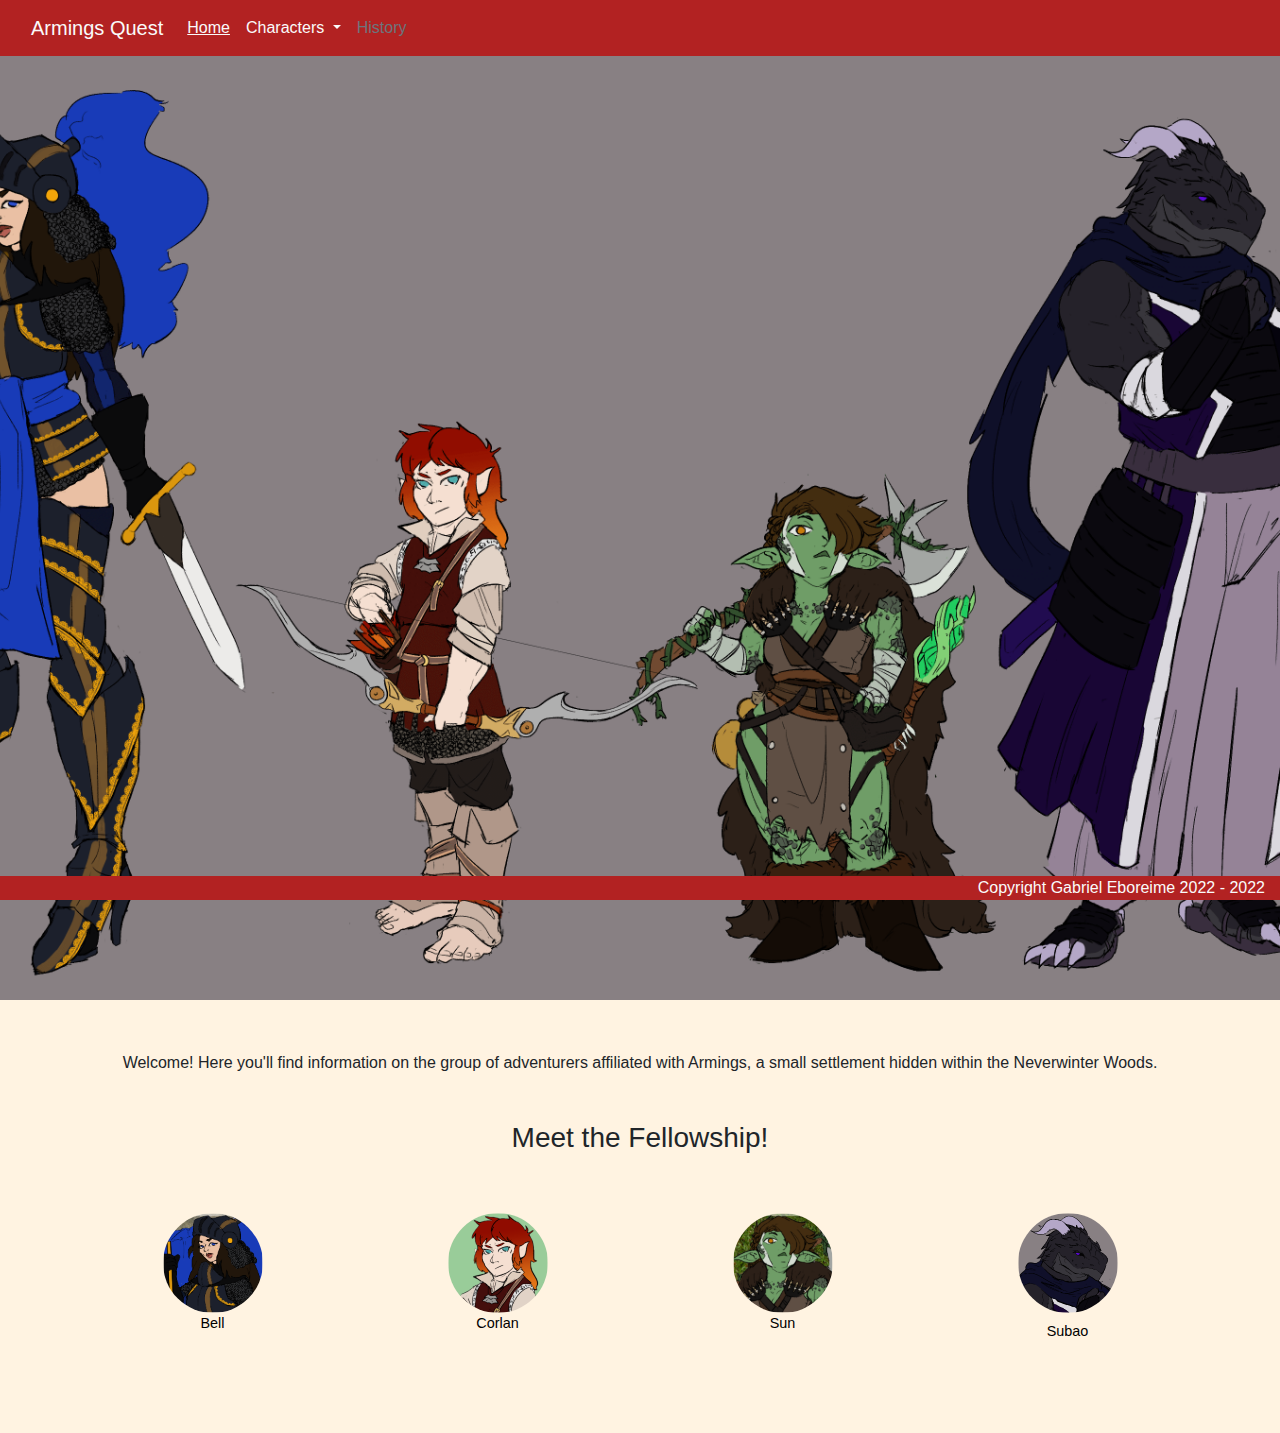
<file: index.html>
<!DOCTYPE html>
<html lang="en">

<head>
    <meta charset="UTF-8">
    <meta name="viewport" content="width=device-width, initial-scale=1.0">
    <meta http-equiv="X-UA-Compatible" content="ie=edge">
    <meta name="Description" content="A site for the fellowship of Armings">
    <link rel="stylesheet" href="https://cdnjs.cloudflare.com/ajax/libs/twitter-bootstrap/4.6.0/css/bootstrap.min.css">
    <link rel="stylesheet" href="https://cdnjs.cloudflare.com/ajax/libs/font-awesome/5.15.4/css/all.min.css">
    <link rel="stylesheet" href="assets/css/style.css">
    <title>Armings Quest</title>
</head>

<body>
    <header class="index-header container-fluid fixed-top">

        <!-- Navbar here!-->
        <!-- Navbar copied from Bootstrap documentation and edited to fit my needs. https://getbootstrap.com/docs/4.6/components/navbar/ -->
        <div class="row">
            <div class="col-12 nav-index">
                <nav class="navbar navbar-expand-md">
                    <span class="navbar-brand mb-0 h1">Armings Quest</span>
                    <button class="navbar-toggler" type="button" data-toggle="collapse"
                        data-target="#navbarNavAltMarkup" aria-controls="navbarNavAltMarkup" aria-expanded="false"
                        aria-label="Toggle navigation">
                        <i class="bi bi-arrows-expand" style="color: aliceblue;"></i>
                    </button>
                    <div class="collapse navbar-collapse" id="navbarNavAltMarkup">
                        <div class="navbar-nav">
                            <a class="nav-link active" href="#">Home <span class="sr-only">(current)</span></a>
                            <div class="nav-item dropdown">
                                <a class="nav-link dropdown-toggle" href="#" role="button" data-toggle="dropdown"
                                    aria-expanded="false">
                                    Characters
                                </a>
                                <div class="dropdown-menu">
                                    <!-- This leads to the character icons! -->
                                    <a class="dropdown-item dropdown-header" href="#hero-nav">The Fellowship</a>

                                    <div class="dropdown-divider"></div>

                                    <!--  Popover code from https://getbootstrap.com/docs/4.6/components/popovers/ -->
                                    <!-- This stuff is coming later. -->
                                    <span class="d-none d-md-block" data-toggle="popover" data-trigger="hover"
                                        data-content="Coming Soon!">
                                        <a class="dropdown-item disabled" href="#">Allies of the Fellowship</a>
                                    </span>
                                    <span class="d-none d-md-block" data-toggle="popover" data-trigger="hover"
                                        data-content="Coming Soon!"><a class="dropdown-item disabled" href="#">Other</a>
                                    </span>
                                    <!-- The above stuff is coming soon! -->
                                </div>
                            </div>
                            <!-- History coming soon! -->
                            <span class="d-none d-md-block" data-toggle="popover" data-trigger="hover"
                                data-content="Coming Soon!"><a class="nav-link disabled" href="history.html">History</a>
                            </span>
                        </div>
                    </div>
                </nav>
            </div>
        </div>
        <!-- Navbar end. -->
    </header>

    <!-- Section for the Hero Image! The image is only visible on Medium and larger screens. -->
    <div class="container-fluid" id="group-shot">
        <div class="row d-none d-md-block">
            <div class="col-12 hero-image">
            </div>
        </div>
        <div class="row d-block">
            <div class="col blurb text-center">
                <p>Welcome! Here you'll find information on the group of adventurers affiliated with Armings, a small
                    settlement hidden within the Neverwinter Woods.</p>
            </div>
        </div>
    </div>
    <!-- Hero Image section end. -->

    <!-- Section for character nav bar thing -->
    <section class="container-fluid">
        <!-- This section has four centred icons leading to each of the character bios.-->
        <div class="container bio-container content-container">
            <div class="row">
                <div class="col-12 text-center">
                    <h3>Meet the Fellowship!</h3>
                </div>
            </div>
            <div class="row" id="hero-nav">
                <div class="col-6 col-md-3 text-center charnav-index-icon" id="syn-icon">
                    <a href="bell.html">
                        <figure class="figure">
                            <img src="assets/images/bell_bust.png" class="rounded-circle" height="100" width="100"
                                alt="Bell (Syn'Agonafree)">
                            <figcaption class="figure-caption">Bell</figcaption>
                        </figure>
                    </a>
                </div>
                <div class="col-6 col-md-3 text-center charnav-index-icon" id="corlan-icon">
                    <a href="corlan.html">
                        <figure class="figure">
                            <img src="assets/images/corlan_bust.png" class="rounded-circle" height="100" width="100"
                                alt="Corlan Falster">
                            <figcaption class="figure-caption">Corlan</figcaption>
                        </figure>
                    </a>
                </div>
                <div class="col-6 col-md-3 text-center charnav-index-icon" id="sun-icon">
                    <a href="sun.html">
                        <figure class="figure">
                            <img src="assets/images/sun_bust.png" class="rounded-circle" height="100" width="100"
                                alt="Sun Mullnir">
                            <figcaption class="figure-caption">Sun</figcaption>
                        </figure>
                    </a>
                </div>
                <div class="col-6 col-md-3 text-center charnav-index-icon" id="bao-icon">
                    <a href="subao.html">
                        <figure class="figure">
                            <img src="assets/images/subao_bust.png" class="figure-img img-fluid rounded-circle"
                                height="100" width="100" alt="Subao">
                            <figcaption class="figure-caption">Subao</figcaption>
                        </figure>
                    </a>
                </div>
            </div>
        </div>
    </section>
    <!-- Character icon section end. -->

    <!-- Footer -->
    <footer class="footer container-fluid fixed-bottom">
        <div class="row">
            <div class="col-12">
                <div class="float-right">Copyright Gabriel Eboreime 2022 - 2022</div>
            </div>
        </div>
    </footer>
    <!-- Footer end. -->

    <script src="https://cdnjs.cloudflare.com/ajax/libs/jquery/3.5.1/jquery.slim.min.js"></script>
    <script src="https://cdnjs.cloudflare.com/ajax/libs/popper.js/1.16.1/umd/popper.min.js"></script>
    <script src="https://cdnjs.cloudflare.com/ajax/libs/twitter-bootstrap/4.6.0/js/bootstrap.min.js"></script>
    <!-- Copied from the popover documentation on Bootstrap. https://getbootstrap.com/docs/4.6/components/popovers/ -->
    <script>
        $(function () {
            $('[data-toggle="popover"]').popover()
        })
    </script>
</body>

</html>
</file>
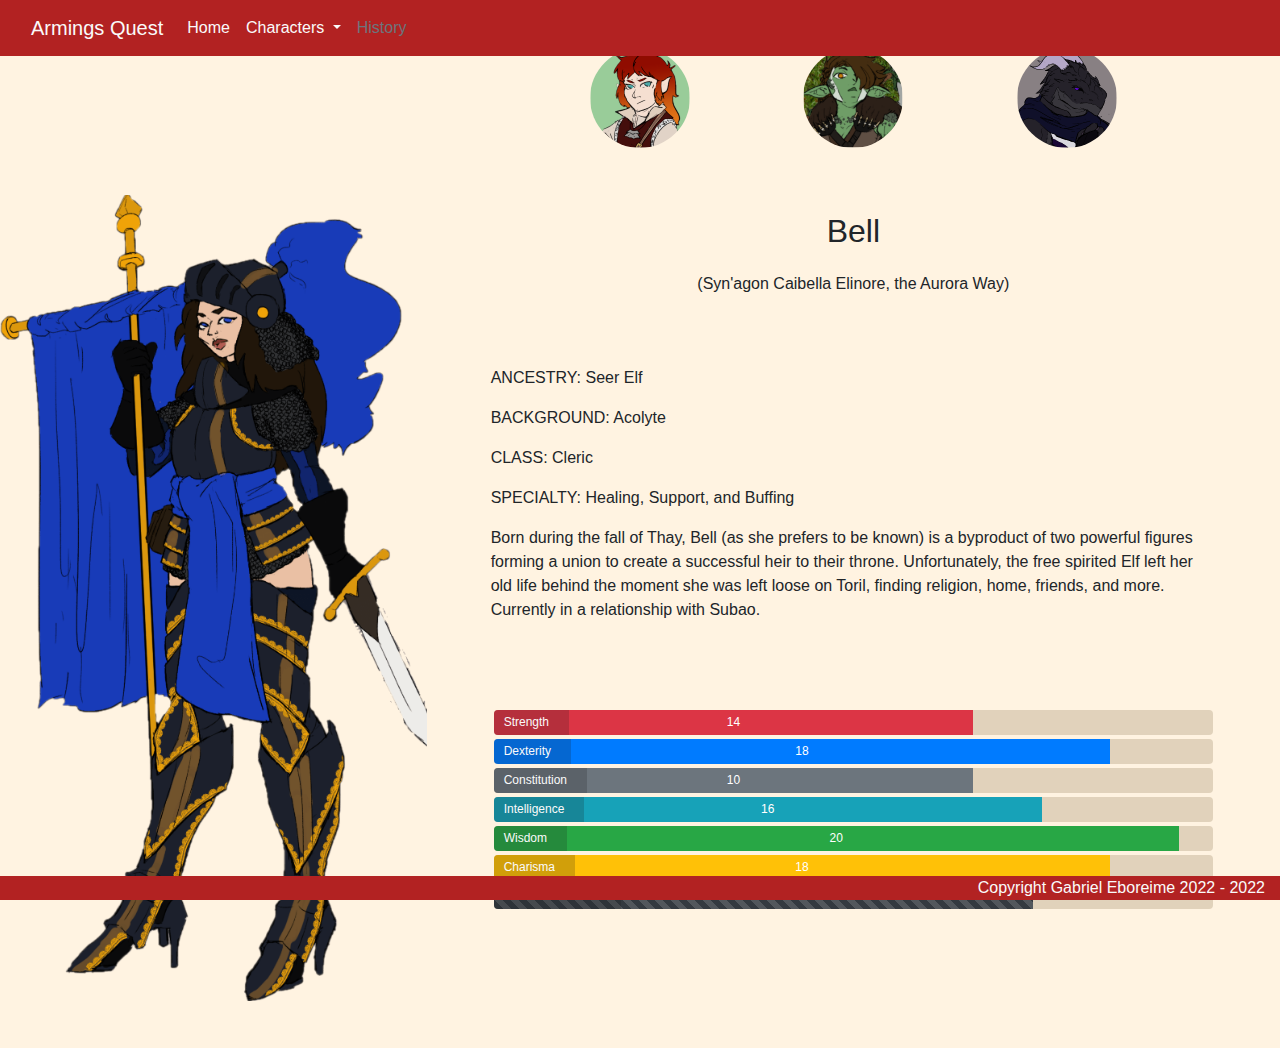
<file: bell.html>
<!DOCTYPE html>
<html lang="en">

<head>
    <meta charset="UTF-8">
    <meta name="viewport" content="width=device-width, initial-scale=1.0">
    <meta http-equiv="X-UA-Compatible" content="ie=edge">
    <meta name="Description" content="Bell's character page">
    <link rel="stylesheet" href="https://cdnjs.cloudflare.com/ajax/libs/twitter-bootstrap/4.6.0/css/bootstrap.min.css">
    <link rel="stylesheet" href="https://cdnjs.cloudflare.com/ajax/libs/font-awesome/5.15.4/css/all.min.css">
    <link rel="stylesheet" href="assets/css/style.css">
    <title>Bell</title>
</head>

<body>
    <header class="container-fluid fixed-top">

        <!-- Navbar here!-->
        <!-- Navbar copied from Bootstrap documentation and edited to fit my needs. https://getbootstrap.com/docs/4.6/components/navbar/ -->
        <div class="row">
            <div class="col nav-index">
                <nav class="navbar navbar-expand-md">
                    <span class="navbar-brand mb-0 h2">Armings Quest</span>
                    <button class="navbar-toggler" type="button" data-toggle="collapse"
                        data-target="#navbarNavAltMarkup" aria-controls="navbarNavAltMarkup" aria-expanded="false"
                        aria-label="Toggle navigation">
                        <i class="bi bi-arrows-expand" style="color: aliceblue;"></i>
                    </button>
                    <div class="collapse navbar-collapse" id="navbarNavAltMarkup">
                        <div class="navbar-nav">
                            <a class="nav-link" href="index.html">Home</a>
                            <div class="nav-item dropdown">
                                <a class="nav-link dropdown-toggle" href="#" role="button" data-toggle="dropdown"
                                    aria-expanded="false">
                                    Characters
                                </a>
                                <div class="dropdown-menu">
                                    <a class="dropdown-item active" href="#">Bell <span
                                            class="sr-only">(current)</span></a>
                                    <a class="dropdown-item" href="corlan.html">Corlan</a>
                                    <a class="dropdown-item" href="sun.html">Sun</a>
                                    <a class="dropdown-item" href="subao.html">Subao</a>

                                    <div class="dropdown-divider"></div>

                                    <!--  Popover code from https://getbootstrap.com/docs/4.6/components/popovers/ -->
                                    <!-- This stuff is coming later. -->
                                    <span class="d-block" data-toggle="popover" data-trigger="hover"
                                        data-content="Coming Soon!">
                                        <a class="dropdown-item disabled" href="#">Allies of the Fellowship</a>
                                    </span>
                                    <span class="d-block" data-toggle="popover" data-trigger="hover"
                                        data-content="Coming Soon!"><a class="dropdown-item disabled" href="#">Other</a>
                                    </span>
                                    <!-- The above stuff is coming soon! -->
                                </div>
                            </div>
                            <!-- History coming soon! -->
                            <span class="d-block" data-toggle="popover" data-trigger="hover"
                                data-content="Coming Soon!"><a class="nav-link disabled" href="history.html">History</a>
                            </span>
                        </div>
                    </div>
                </nav>
            </div>
        </div>
        <!-- Navbar end. -->

    </header>

    <section class="container-fluid" id="main-section">

        <!-- These are the character icons! -->
        <div class="row charnav">
            <div class="col-md-5">
            </div>
            <div class="col-4 col-md-2 charnav-icon" id="corlan-icon">
                <div class="text-center">
                    <a href="corlan.html"><img src="assets/images/corlan_bust.png" class="rounded-circle" height="100"
                            width="100" alt="Corlan Falster"></a>
                </div>
            </div>
            <div class="col-4 col-md-2 charnav-icon" id="sun-icon">
                <div class="text-center">
                    <a href="sun.html"><img src="assets/images/sun_bust.png" class="rounded-circle" height="100"
                            width="100" alt="Sun Mullnir"></a>
                </div>
            </div>
            <div class="col-4 col-md-2 charnav-icon" id="bao-icon">
                <div class="text-center">
                    <a href="subao.html"><img src="assets/images/subao_bust.png" class="rounded-circle" height="100"
                            width="100" alt="Subao"></a>
                </div>
            </div>
        </div>
        <!-- Character icons end. -->

        <div class="row">

            <!-- This is for the character picture. -->
            <div class="col-12 col-sm-4 char-pic syn-char-pic"></div>

            <!-- This is for the bio (ie information about the character.) -->
            <div class="col-md-8 bio-space">

                <!-- Name and Title -->
                <div class="row bio-header">
                    <div class="col-12">
                        <h2>Bell</h2>
                        <h6>(Syn'agon Caibella Elinore, the Aurora Way)</h6>
                    </div>
                </div>
                <!-- Name & Title end. -->

                <!-- Main bio text -->
                <div class="row bio-info">
                    <div class="col-12">
                        <p>ANCESTRY: Seer Elf</p>
                        <p>BACKGROUND: Acolyte</p>
                        <p>CLASS: Cleric</p>
                        <p>SPECIALTY: Healing, Support, and Buffing</p>
                        <p>Born during the fall of Thay, Bell (as she prefers to be known) is a byproduct of two
                            powerful figures forming a union to create a successful heir to their throne. Unfortunately,
                            the free spirited Elf left her old life behind the moment she was left loose on Toril,
                            finding religion, home, friends, and more. Currently in a relationship with Subao.</p>
                    </div>
                </div>
                <!-- Bio text end. -->

                <!-- Stat bars -->
                <div class="row bio-stats">
                    <div class="col">
                        <!-- Each 'progress' class div contains all the info for one bar; copypaste them to create new bars. -->
                        <!-- Progress bar code copied from/created with Bootstrap documentation and heavily edited for my needs. https://getbootstrap.com/docs/4.6/components/progress/ -->
                        <div class="progress">
                            <div class="progress-bar bg-danger" role="progressbar" aria-valuenow="14" aria-valuemin="0"
                                aria-valuemax="21" style="width:66.7%;">
                                <span class="d-none d-sm-inline">14</span>
                                <span class="sr-only">Good</span>
                            </div>
                            <span class="stat-type">Strength</span>
                        </div>
                        <div class="progress">
                            <div class="progress-bar bg-primary" role="progressbar" aria-valuenow="18" aria-valuemin="0"
                                aria-valuemax="21" style="width:85.714%;">
                                <span class="d-none d-sm-inline">18</span>
                                <span class="sr-only">Amazing</span>
                            </div>
                            <span class="stat-type">Dexterity</span>
                        </div>
                        <div class="progress">
                            <div class="progress-bar bg-secondary" role="progressbar" aria-valuenow="10"
                                aria-valuemin="0" aria-valuemax="21" style="width:66.7%;">
                                <span class="d-none d-sm-inline">10</span>
                                <span class="sr-only">Good</span>
                            </div>
                            <span class="stat-type">Constitution</span>
                        </div>
                        <div class="progress">
                            <div class="progress-bar bg-info" role="progressbar" aria-valuenow="16" aria-valuemin="0"
                                aria-valuemax="21" style="width:76.19%;">
                                <span class="d-none d-sm-inline">16</span>
                                <span class="sr-only">Great</span>
                            </div>
                            <span class="stat-type">Intelligence</span>
                        </div>
                        <div class="progress">
                            <div class="progress-bar bg-success" role="progressbar" aria-valuenow="20" aria-valuemin="0"
                                aria-valuemax="21" style="width:95.238%;">
                                <span class="d-none d-sm-inline">20</span>
                                <span class="sr-only">Superhuman</span>
                            </div>
                            <span class="stat-type">Wisdom</span>
                        </div>
                        <div class="progress">
                            <div class="progress-bar bg-warning" role="progressbar" aria-valuenow="18" aria-valuemin="0"
                                aria-valuemax="21" style="width:85.714%;">
                                <span class="d-none d-sm-inline">18</span>
                                <span class="sr-only">Amazing</span>
                            </div>
                            <span class="stat-type">Charisma</span>
                        </div>
                        <div class="progress">
                            <div class="progress-bar progress-bar-striped progress-bar-animated bg-dark"
                                role="progressbar" aria-valuenow="16" aria-valuemin="0" aria-valuemax="21"
                                style="width:75%;">
                                <span class="sr-only">Increasing...</span>
                            </div>
                            <span class="stat-type">Loss of Innocence</span>
                        </div>
                    </div>
                </div>
                <!-- Stat bars end. -->

            </div>
            <!-- Bio end. -->

        </div>
    </section>

    <!-- Footer -->
    <footer class="container-fluid fixed-bottom">
        <div class="row">
            <div class="col-12">
                <div class="float-right">Copyright Gabriel Eboreime 2022 - 2022</div>
            </div>
        </div>
    </footer>
    <!-- Footer end. -->

    <script src="https://cdnjs.cloudflare.com/ajax/libs/jquery/3.5.1/jquery.slim.min.js"></script>
    <script src="https://cdnjs.cloudflare.com/ajax/libs/popper.js/1.16.1/umd/popper.min.js"></script>
    <script src="https://cdnjs.cloudflare.com/ajax/libs/twitter-bootstrap/4.6.0/js/bootstrap.min.js"></script>
    <!-- Copied from the popover documentation on Bootstrap. https://getbootstrap.com/docs/4.6/components/popovers/ -->
    <script>
        $(function () {
            $('[data-toggle="popover"]').popover()
        })
    </script>
</body>

</html>
</file>
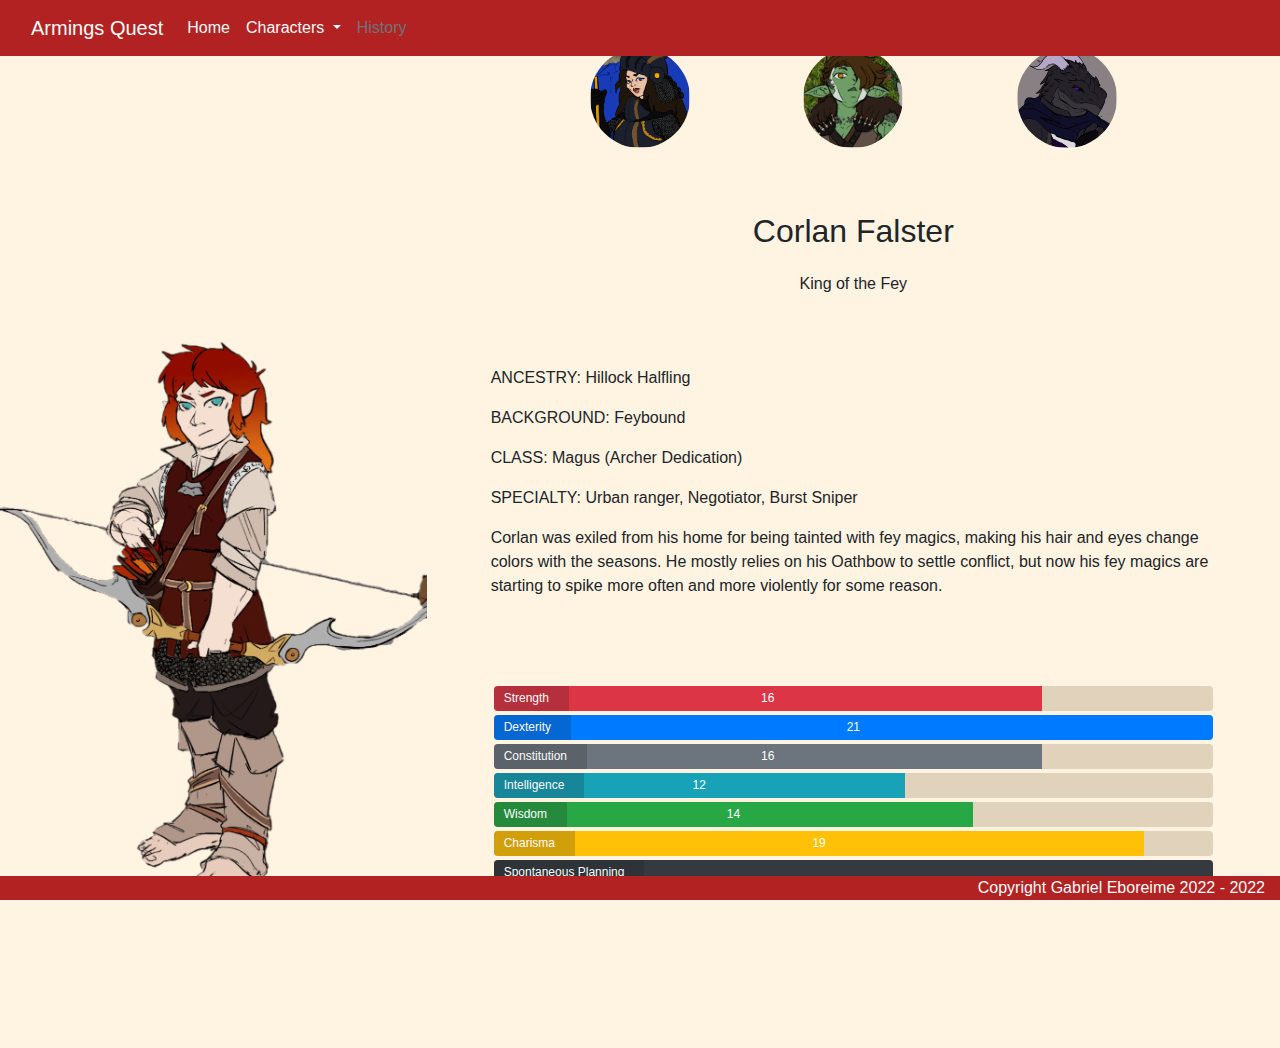
<file: corlan.html>
<!DOCTYPE html>
<html lang="en">

<head>
    <meta charset="UTF-8">
    <meta name="viewport" content="width=device-width, initial-scale=1.0">
    <meta http-equiv="X-UA-Compatible" content="ie=edge">
    <meta name="Description" content="Corlan's character page">
    <link rel="stylesheet" href="https://cdnjs.cloudflare.com/ajax/libs/twitter-bootstrap/4.6.0/css/bootstrap.min.css">
    <link rel="stylesheet" href="https://cdnjs.cloudflare.com/ajax/libs/font-awesome/5.15.4/css/all.min.css">
    <link rel="stylesheet" href="assets/css/style.css">
    <title>Corlan</title>
</head>

<body>
    <header class="container-fluid fixed-top">

        <!-- Navbar here!-->
        <!-- Navbar copied from Bootstrap documentation and edited to fit my needs. https://getbootstrap.com/docs/4.6/components/navbar/ -->
        <div class="row">
            <div class="col nav-index">
                <nav class="navbar navbar-expand-md">
                    <span class="navbar-brand mb-0 h2">Armings Quest</span>
                    <button class="navbar-toggler" type="button" data-toggle="collapse"
                        data-target="#navbarNavAltMarkup" aria-controls="navbarNavAltMarkup" aria-expanded="false"
                        aria-label="Toggle navigation">
                        <i class="bi bi-arrows-expand" style="color: aliceblue;"></i>
                    </button>
                    <div class="collapse navbar-collapse" id="navbarNavAltMarkup">
                        <div class="navbar-nav">
                            <a class="nav-link" href="index.html">Home</a>
                            <div class="nav-item dropdown">
                                <a class="nav-link dropdown-toggle" href="#" role="button" data-toggle="dropdown"
                                    aria-expanded="false">
                                    Characters
                                </a>
                                <div class="dropdown-menu">
                                    <a class="dropdown-item" href="bell.html">Bell </a>
                                    <a class="dropdown-item active" href="#">Corlan<span
                                            class="sr-only">(current)</span></a>
                                    <a class="dropdown-item" href="sun.html">Sun</a>
                                    <a class="dropdown-item" href="subao.html">Subao</a>

                                    <div class="dropdown-divider"></div>

                                    <!--  Popover code from https://getbootstrap.com/docs/4.6/components/popovers/ -->
                                    <!-- This stuff is coming later. -->
                                    <span class="d-block" data-toggle="popover" data-trigger="hover"
                                        data-content="Coming Soon!">
                                        <a class="dropdown-item disabled" href="#">Allies of the Fellowship</a>
                                    </span>
                                    <span class="d-block" data-toggle="popover" data-trigger="hover"
                                        data-content="Coming Soon!"><a class="dropdown-item disabled" href="#">Other</a>
                                    </span>
                                    <!-- The above stuff is coming soon! -->
                                </div>
                            </div>
                            <!-- History coming soon! -->
                            <span class="d-block" data-toggle="popover" data-trigger="hover"
                                data-content="Coming Soon!"><a class="nav-link disabled" href="history.html">History</a>
                            </span>
                        </div>
                    </div>
                </nav>
            </div>
        </div>
        <!-- Navbar end. -->

    </header>

    <section class="container-fluid" id="main-section">

        <!-- These are the character icons! -->
        <div class="row charnav">
            <div class="col-md-5">
            </div>
            <div class="col-4 col-md-2 charnav-icon" id="syn-icon">
                <div class="text-center">
                    <a href="bell.html"><img src="assets/images/bell_bust.png" class="rounded-circle" height="100"
                            width="100" alt="Bell (nee Syn'Agonafree)"></a>
                </div>
            </div>
            <div class="col-4 col-md-2 charnav-icon" id="sun-icon">
                <div class="text-center">
                    <a href="sun.html"><img src="assets/images/sun_bust.png" class="rounded-circle" height="100"
                            width="100" alt="Sun Mullnir"></a>
                </div>
            </div>
            <div class="col-4 col-md-2 charnav-icon" id="bao-icon">
                <div class="text-center">
                    <a href="subao.html"><img src="assets/images/subao_bust.png" class="rounded-circle" height="100"
                            width="100" alt="Subao"></a>
                </div>
            </div>
        </div>
        <!-- Character icons end. -->

        <div class="row">

            <!-- This is for the character picture. -->
            <div class="col-12 col-sm-4 char-pic corlan-char-pic"></div>

            <!-- This is for the bio (ie information about the character.) -->
            <div class="col-md-8 bio-space">

                <!-- Name and Title -->
                <div class="row bio-header">
                    <div class="col-12">
                        <h2>Corlan Falster</h2>
                        <h6>King of the Fey</h6>
                    </div>
                </div>
                <!-- Name and Title end. -->

                <!-- Main bio text -->
                <div class="row bio-info">
                    <div class="col-12">
                        <p>ANCESTRY: Hillock Halfling</p>
                        <p>BACKGROUND: Feybound</p>
                        <p>CLASS: Magus (Archer Dedication)</p>
                        <p>SPECIALTY: Urban ranger, Negotiator, Burst Sniper</p>
                        <p>Corlan was exiled from his home for being tainted with fey magics, making his hair and eyes
                            change colors with the seasons. He mostly relies on his Oathbow to settle conflict, but now
                            his fey magics are starting to spike more often and more violently for some reason.</p>
                    </div>
                </div>
                <!-- Bio text end. -->

                <!-- Stat bars -->
                <div class="row bio-stats">
                    <div class="col">
                        <!-- Each 'progress' class div contains all the info for one bar; copypaste them to create new bars. -->
                        <!-- Progress bar code copied from/created with Bootstrap documentation and heavily edited for my needs. https://getbootstrap.com/docs/4.6/components/progress/ -->
                        <div class="progress">
                            <div class="progress-bar bg-danger" role="progressbar" aria-valuenow="16" aria-valuemin="0"
                                aria-valuemax="21" style="width:76.19%;">
                                <span class="sr-only">Great</span>
                                <span class="d-none d-sm-inline">16</span>
                            </div>
                            <span class="stat-type">Strength</span>
                        </div>
                        <div class="progress">
                            <div class="progress-bar bg-primary" role="progressbar" aria-valuenow="21" aria-valuemin="0"
                                aria-valuemax="21" style="width:100%;">
                                <span class="d-none d-sm-inline">21</span>
                                <span class="sr-only">Superhuman</span>
                            </div>
                            <span class="stat-type">Dexterity</span>
                        </div>
                        <div class="progress">
                            <div class="progress-bar bg-secondary" role="progressbar" aria-valuenow="16"
                                aria-valuemin="0" aria-valuemax="21" style="width:76.19%;">
                                <span class="d-none d-sm-inline">16</span>
                                <span class="sr-only">Great</span>
                            </div>
                            <span class="stat-type">Constitution</span>
                        </div>
                        <div class="progress">
                            <div class="progress-bar bg-info" role="progressbar" aria-valuenow="12" aria-valuemin="0"
                                aria-valuemax="21" style="width:57.143%;">
                                <span class="sr-only">Above Average</span>
                                <span class="d-none d-sm-inline">12</span>
                            </div>
                            <span class="stat-type">Intelligence</span>
                        </div>
                        <div class="progress">
                            <div class="progress-bar bg-success" role="progressbar" aria-valuenow="14" aria-valuemin="0"
                                aria-valuemax="21" style="width:66.7%;">
                                <span class="d-none d-sm-inline">14</span>
                                <span class="sr-only">Good</span>
                            </div>
                            <span class="stat-type">Wisdom</span>
                        </div>
                        <div class="progress">
                            <div class="progress-bar bg-warning" role="progressbar" aria-valuenow="19" aria-valuemin="0"
                                aria-valuemax="21" style="width:90.476%;">
                                <span class="d-none d-sm-inline">19</span>
                                <span class="sr-only">Amazing</span>
                            </div>
                            <span class="stat-type">Charisma</span>
                        </div>
                        <div class="progress">
                            <div class="progress-bar bg-dark" role="progressbar" aria-valuenow="21" aria-valuemin="0"
                                aria-valuemax="21" style="width:100%;">
                                <span class="sr-only">Max</span>
                            </div>
                            <span class="stat-type">Spontaneous Planning</span>
                        </div>
                    </div>
                </div>
                <!-- Stat bars end. -->

            </div>
            <!-- Bio end. -->

        </div>
    </section>

    <!-- Footer -->
    <footer class="container-fluid fixed-bottom">
        <div class="row">
            <div class="col-12">
                <div class="float-right">Copyright Gabriel Eboreime 2022 - 2022</div>
            </div>
        </div>
    </footer>
    <!-- Footer end. -->

    <script src="https://cdnjs.cloudflare.com/ajax/libs/jquery/3.5.1/jquery.slim.min.js"></script>
    <script src="https://cdnjs.cloudflare.com/ajax/libs/popper.js/1.16.1/umd/popper.min.js"></script>
    <script src="https://cdnjs.cloudflare.com/ajax/libs/twitter-bootstrap/4.6.0/js/bootstrap.min.js"></script>
    <!-- Copied from the popover documentation on Bootstrap. https://getbootstrap.com/docs/4.6/components/popovers/ -->
    <script>
        $(function () {
            $('[data-toggle="popover"]').popover()
        })
    </script>
</body>

</html>
</file>
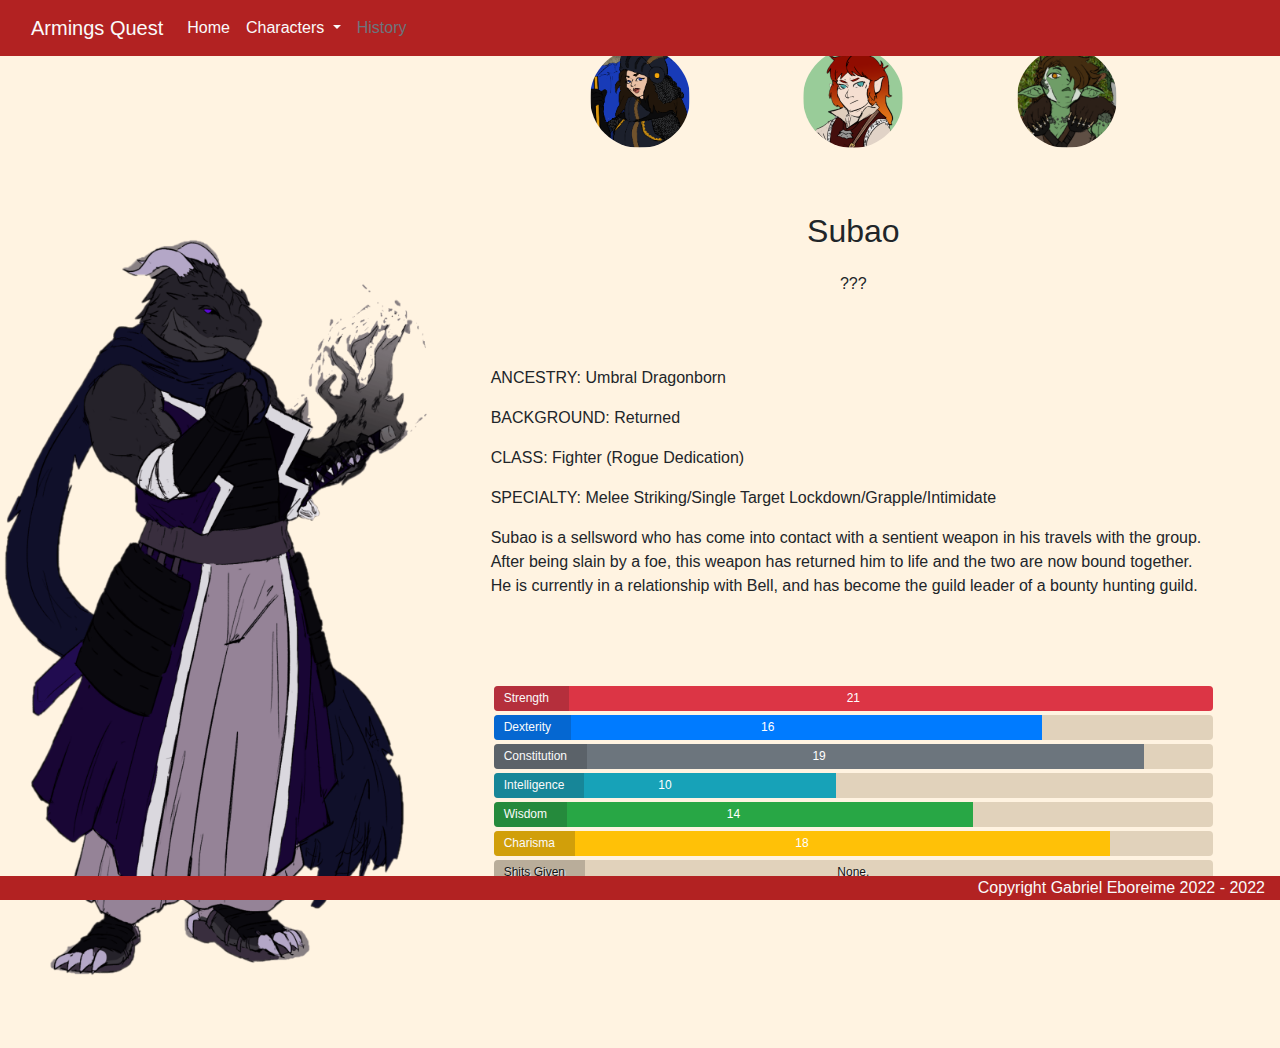
<file: subao.html>
<!DOCTYPE html>
<html lang="en">

<head>
    <meta charset="UTF-8">
    <meta name="viewport" content="width=device-width, initial-scale=1.0">
    <meta http-equiv="X-UA-Compatible" content="ie=edge">
    <meta name="Description" content="Subao's character page">
    <link rel="stylesheet" href="https://cdnjs.cloudflare.com/ajax/libs/twitter-bootstrap/4.6.0/css/bootstrap.min.css">
    <link rel="stylesheet" href="https://cdnjs.cloudflare.com/ajax/libs/font-awesome/5.15.4/css/all.min.css">
    <link rel="stylesheet" href="assets/css/style.css">
    <title>Subao</title>
</head>

<body>
    <header class="container-fluid fixed-top">

        <!-- Navbar here!-->
        <!-- Navbar copied from Bootstrap documentation and edited to fit my needs. https://getbootstrap.com/docs/4.6/components/navbar/ -->
        <div class="row">
            <div class="col nav-index">
                <nav class="navbar navbar-expand-md">
                    <span class="navbar-brand mb-0 h2">Armings Quest</span>
                    <button class="navbar-toggler" type="button" data-toggle="collapse"
                        data-target="#navbarNavAltMarkup" aria-controls="navbarNavAltMarkup" aria-expanded="false"
                        aria-label="Toggle navigation">
                        <i class="bi bi-arrows-expand" style="color: aliceblue;"></i>
                    </button>
                    <div class="collapse navbar-collapse" id="navbarNavAltMarkup">
                        <div class="navbar-nav">
                            <a class="nav-link" href="index.html">Home</a>
                            <div class="nav-item dropdown">
                                <a class="nav-link dropdown-toggle" href="#" role="button" data-toggle="dropdown"
                                    aria-expanded="false">
                                    Characters
                                </a>
                                <div class="dropdown-menu">
                                    <a class="dropdown-item" href="bell.html">Bell</a>
                                    <a class="dropdown-item" href="corlan.html">Corlan</a>
                                    <a class="dropdown-item" href="sun.html">Sun</a>
                                    <a class="dropdown-item active" href="">Subao <span
                                            class="sr-only">(current)</span></a>

                                    <div class="dropdown-divider"></div>

                                    <!--  Popover code from https://getbootstrap.com/docs/4.6/components/popovers/ -->
                                    <!-- This stuff is coming later. -->
                                    <span class="d-block" data-toggle="popover" data-trigger="hover"
                                        data-content="Coming Soon!">
                                        <a class="dropdown-item disabled" href="#">Allies of the Fellowship</a>
                                    </span>
                                    <span class="d-block" data-toggle="popover" data-trigger="hover"
                                        data-content="Coming Soon!"><a class="dropdown-item disabled" href="#">Other</a>
                                    </span>
                                    <!-- The above stuff is coming soon! -->
                                </div>
                            </div>
                            <!-- History coming soon! -->
                            <span class="d-block" data-toggle="popover" data-trigger="hover"
                                data-content="Coming Soon!"><a class="nav-link disabled" href="history.html">History</a>
                            </span>
                        </div>
                    </div>
                </nav>
            </div>
        </div>
        <!-- Navbar end. -->

    </header>

    <section class="container-fluid" id="main-section">

        <!-- These are the character icons! -->
        <div class="row charnav">
            <div class="col-md-5">
            </div>
            <div class="col-4 col-md-2 charnav-icon" id="syn-icon">
                <div class="text-center">
                    <a href="bell.html"><img src="assets/images/bell_bust.png" class="rounded-circle" height="100"
                            width="100" alt="Bell (nee Syn'Agonafree)"></a>
                </div>
            </div>
            <div class="col-4 col-md-2 charnav-icon" id="corlan-icon">
                <div class="text-center">
                    <a href="corlan.html"><img src="assets/images/corlan_bust.png" class="rounded-circle" height="100"
                            width="100" alt="Corlan Falster"></a>
                </div>
            </div>
            <div class="col-4 col-md-2 charnav-icon" id="sun-icon">
                <div class="text-center">
                    <a href=" sun.html"><img src="assets/images/sun_bust.png" class="rounded-circle" height="100"
                            width="100" alt="Sun Mullnir"></a>
                </div>
            </div>
        </div>
        <!-- Character icons end. -->

        <div class="row">

            <!-- This is for the character picture. -->
            <div class="col-12 col-sm-4 char-pic bao-char-pic"></div>

            <!-- This is for the bio (ie information about the character.) -->
            <div class="col-md-8 bio-space">

                <!-- Name and Title -->
                <div class="row bio-header">
                    <div class="col-12">
                        <h2>Subao</h2>
                        <h6>???</h6>
                    </div>
                </div>
                <!-- Name and title end. -->

                <!-- Main bio text -->
                <div class="row bio-info">
                    <div class="col-12">
                        <p>ANCESTRY: Umbral Dragonborn</p>
                        <p>BACKGROUND: Returned</p>
                        <p>CLASS: Fighter (Rogue Dedication)</p>
                        <p>SPECIALTY: Melee Striking/Single Target Lockdown/Grapple/Intimidate</p>
                        <p>Subao is a sellsword who has come into contact with a sentient weapon in his travels with the
                            group. After being slain by a foe, this weapon has returned him to life and the two are now
                            bound together. He is currently in a relationship with Bell, and has become the guild leader of a bounty
                            hunting guild.
                        </p>
                    </div>
                </div>
                <!-- Main bio text end. -->

                <!-- Stat bars -->
                <div class="row bio-stats">
                    <div class="col">
                        <!-- Each 'progress' class div contains all the info for one bar; copypaste them to create new bars. -->
                        <!-- Progress bar code copied from/created with Bootstrap documentation and heavily edited for my needs. https://getbootstrap.com/docs/4.6/components/progress/ -->
                        <div class="progress">
                            <div class="progress-bar bg-danger" role="progressbar" aria-valuenow="21" aria-valuemin="0"
                                aria-valuemax="21" style="width:100%;">
                                <span class="d-none d-sm-inline">21</span>
                                <span class="sr-only">Superhuman</span>
                            </div>
                            <span class="stat-type">Strength</span>
                        </div>
                        <div class="progress">
                            <div class="progress-bar bg-primary" role="progressbar" aria-valuenow="16" aria-valuemin="0"
                                aria-valuemax="21" style="width:76.19%;">
                                <span class="d-none d-sm-inline">16</span>
                                <span class="sr-only">Great</span>
                            </div>
                            <span class="stat-type">Dexterity</span>
                        </div>
                        <div class="progress">
                            <div class="progress-bar bg-secondary" role="progressbar" aria-valuenow="19"
                                aria-valuemin="0" aria-valuemax="21" style="width:90.476%;">
                                <span class="d-none d-sm-inline">19</span>
                                <span class="sr-only">Amazing</span>
                            </div>
                            <span class="stat-type">Constitution</span>
                        </div>
                        <div class="progress">
                            <div class="progress-bar bg-info" role="progressbar" aria-valuenow="10" aria-valuemin="0"
                                aria-valuemax="21" style="width:47.619%;">
                                <span class="d-none d-sm-inline">10</span>
                                <span class="sr-only">Average</span>
                            </div>
                            <span class="stat-type">Intelligence</span>
                        </div>
                        <div class="progress">
                            <div class="progress-bar bg-success" role="progressbar" aria-valuenow="14" aria-valuemin="0"
                                aria-valuemax="21" style="width:66.7%;">
                                <span class="d-none d-sm-inline">14</span>
                                <span class="sr-only">Good</span>
                            </div>
                            <span class="stat-type">Wisdom</span>
                        </div>
                        <div class="progress">
                            <div class="progress-bar bg-warning" role="progressbar" aria-valuenow="18" aria-valuemin="0"
                                aria-valuemax="21" style="width:85.714%;">
                                <span class="d-none d-sm-inline">18</span>
                                <span class="sr-only">Amazing</span>
                            </div>
                            <span class="stat-type">Charisma</span>
                        </div>
                        <div class="progress">
                            <div class="progress-bar bg-transparent text-dark" role="progressbar" aria-valuenow="0"
                                aria-valuemin="0" aria-valuemax="21" style="width:100%;">
                                <span class="sr-only">None</span>None.
                            </div>
                            <span class="stat-type text-dark">Shits Given</span>
                        </div>
                    </div>
                </div>
                <!-- Stat bars end. -->

            </div>
            <!-- Bio end. -->

        </div>
    </section>

    <!-- Footer -->
    <footer class="container-fluid fixed-bottom">
        <div class="row">
            <div class="col-12">
                <div class="float-right">Copyright Gabriel Eboreime 2022 - 2022</div>
            </div>
        </div>
    </footer>
    <!-- Footer end. -->

    <script src="https://cdnjs.cloudflare.com/ajax/libs/jquery/3.5.1/jquery.slim.min.js"></script>
    <script src="https://cdnjs.cloudflare.com/ajax/libs/popper.js/1.16.1/umd/popper.min.js"></script>
    <script src="https://cdnjs.cloudflare.com/ajax/libs/twitter-bootstrap/4.6.0/js/bootstrap.min.js"></script>
    <!-- Copied from the popover documentation on Bootstrap. https://getbootstrap.com/docs/4.6/components/popovers/ -->
    <script>
        $(function () {
            $('[data-toggle="popover"]').popover()
        })
    </script>
</body>

</html>
</file>
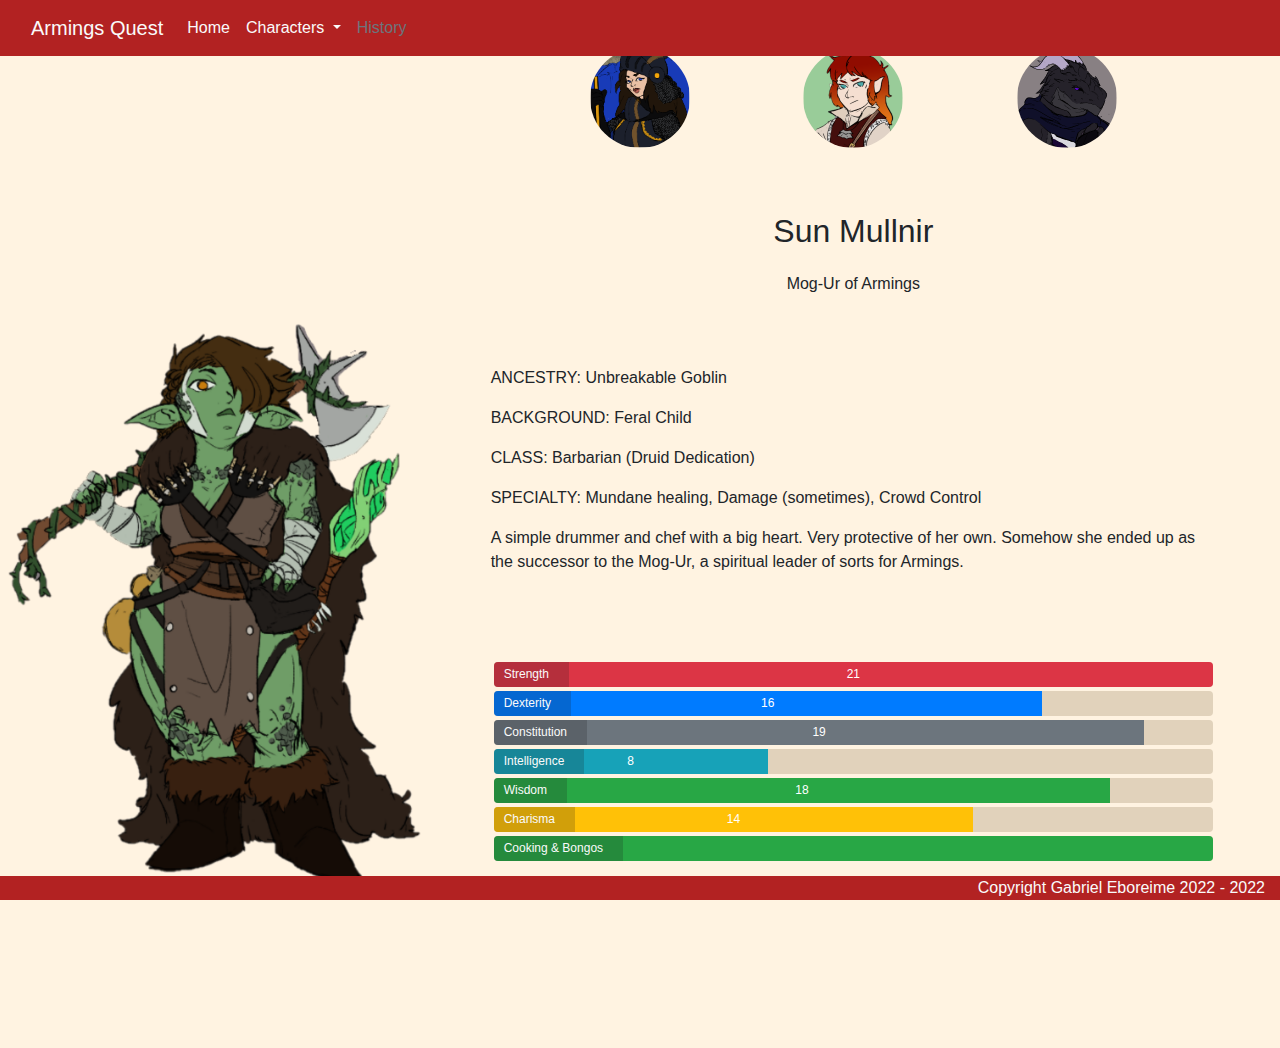
<file: sun.html>
<!DOCTYPE html>
<html lang="en">

<head>
    <meta charset="UTF-8">
    <meta name="viewport" content="width=device-width, initial-scale=1.0">
    <meta http-equiv="X-UA-Compatible" content="ie=edge">
    <meta name="Description" content="Sun's character page">
    <link rel="stylesheet" href="https://cdnjs.cloudflare.com/ajax/libs/twitter-bootstrap/4.6.0/css/bootstrap.min.css">
    <link rel="stylesheet" href="https://cdnjs.cloudflare.com/ajax/libs/font-awesome/5.15.4/css/all.min.css">
    <link rel="stylesheet" href="assets/css/style.css">
    <title>Sun</title>
</head>

<body>
    <header class="container-fluid fixed-top">

        <!-- Navbar here!-->
        <!-- Navbar copied from Bootstrap documentation and edited to fit my needs. https://getbootstrap.com/docs/4.6/components/navbar/ -->
        <div class="row">
            <div class="col nav-index">
                <nav class="navbar navbar-expand-md">
                    <span class="navbar-brand mb-0 h2">Armings Quest</span>
                    <button class="navbar-toggler" type="button" data-toggle="collapse"
                        data-target="#navbarNavAltMarkup" aria-controls="navbarNavAltMarkup" aria-expanded="false"
                        aria-label="Toggle navigation">
                        <i class="bi bi-arrows-expand" style="color: aliceblue;"></i>
                    </button>
                    <div class="collapse navbar-collapse" id="navbarNavAltMarkup">
                        <div class="navbar-nav">
                            <a class="nav-link" href="index.html">Home</a>
                            <div class="nav-item dropdown">
                                <a class="nav-link dropdown-toggle" href="#" role="button" data-toggle="dropdown"
                                    aria-expanded="false">
                                    Characters
                                </a>
                                <div class="dropdown-menu">
                                    <a class="dropdown-item" href="bell.html">Bell</a>
                                    <a class="dropdown-item" href="corlan.html">Corlan</a>
                                    <a class="dropdown-item active" href="#">Sun <span
                                            class="sr-only">(current)</span></a>
                                    <a class="dropdown-item" href="subao.html">Subao</a>

                                    <div class="dropdown-divider"></div>

                                    <!--  Popover code from https://getbootstrap.com/docs/4.6/components/popovers/ -->
                                    <!-- This stuff is coming later. -->
                                    <span class="d-block" data-toggle="popover" data-trigger="hover"
                                        data-content="Coming Soon!">
                                        <a class="dropdown-item disabled" href="#">Allies of the Fellowship</a>
                                    </span>
                                    <span class="d-block" data-toggle="popover" data-trigger="hover"
                                        data-content="Coming Soon!"><a class="dropdown-item disabled" href="#">Other</a>
                                    </span>
                                    <!-- The above stuff is coming soon! -->
                                </div>
                            </div>
                            <!-- History coming soon! -->
                            <span class="d-block" data-toggle="popover" data-trigger="hover"
                                data-content="Coming Soon!"><a class="nav-link disabled" href="history.html">History</a>
                            </span>
                        </div>
                    </div>
                </nav>
            </div>
        </div>
        <!-- Navbar end. -->

    </header>

    <section class="container-fluid" id="main-section">

        <!-- These are the character icons! -->
        <div class="row charnav">
            <div class="col-md-5">
            </div>
            <div class="col-4 col-md-2 charnav-icon" id="syn-icon">
                <div class="text-center">
                    <a href="bell.html"><img src="assets/images/bell_bust.png" class="rounded-circle" height="100"
                            width="100" alt="Bell (nee Syn'Agonafree)"></a>
                </div>
            </div>
            <div class="col-4 col-md-2 charnav-icon" id="corlan-icon">
                <div class="text-center">
                    <a href="corlan.html"><img src="assets/images/corlan_bust.png" class="rounded-circle" height="100"
                            width="100" alt="Corlan Falster"></a>
                </div>
            </div>
            <div class="col-4 col-md-2 charnav-icon" id="bao-icon">
                <div class="text-center">
                    <a href="subao.html"><img src="assets/images/subao_bust.png" class="rounded-circle" height="100"
                            width="100" alt="Subao"></a>
                </div>
            </div>
        </div>
        <!-- Character icons end. -->

        <div class="row">

            <!-- This is for the character picture. -->
            <div class="col-12 col-sm-4 char-pic sun-char-pic"></div>

            <!-- This is for the bio (ie information about the character.) -->
            <div class="col-md-8 bio-space">

                <!-- Name and Title -->
                <div class="row bio-header">
                    <div class="col-12">
                        <h2>Sun Mullnir</h2>
                        <h6>Mog-Ur of Armings</h6>
                    </div>
                </div>
                <!-- Name and title end. -->

                <!-- Main bio text -->
                <div class="row bio-info">
                    <div class="col-12">
                        <p>ANCESTRY: Unbreakable Goblin</p>
                        <p>BACKGROUND: Feral Child</p>
                        <p>CLASS: Barbarian (Druid Dedication)</p>
                        <p>SPECIALTY: Mundane healing, Damage (sometimes), Crowd Control</p>
                        <p>A simple drummer and chef with a big heart. Very protective of her own. Somehow she ended up
                            as the successor to the Mog-Ur, a spiritual leader of sorts for Armings.
                        </p>
                    </div>
                </div>
                <!-- Bio text end. -->

                <!-- Stat bars -->
                <div class="row bio-stats">
                    <div class="col">
                        <!-- Each 'progress' class div contains all the info for one bar; copypaste them to create new bars. -->
                        <!-- Progress bar code copied from/created with Bootstrap documentation and heavily edited for my needs. https://getbootstrap.com/docs/4.6/components/progress/ -->
                        <div class="progress">
                            <div class="progress-bar bg-danger" role="progressbar" aria-valuenow="21" aria-valuemin="0"
                                aria-valuemax="21" style="width:100%;">
                                <span class="d-none d-sm-inline">21</span>
                                <span class="sr-only">Superhuman</span>
                            </div>
                            <span class="stat-type">Strength</span>
                        </div>
                        <div class="progress">
                            <div class="progress-bar bg-primary" role="progressbar" aria-valuenow="16" aria-valuemin="0"
                                aria-valuemax="21" style="width:76.19%;">
                                <span class="d-none d-sm-inline">16</span>
                                <span class="sr-only">Great</span>
                            </div>
                            <span class="stat-type">Dexterity</span>
                        </div>
                        <div class="progress">
                            <div class="progress-bar bg-secondary" role="progressbar" aria-valuenow="19"
                                aria-valuemin="0" aria-valuemax="21" style="width:90.476%;">
                                <span class="d-none d-sm-inline">19</span>
                                <span class="sr-only">Amazing</span>
                            </div>
                            <span class="stat-type">Constitution</span>
                        </div>
                        <div class="progress">
                            <div class="progress-bar bg-info" role="progressbar" aria-valuenow="8" aria-valuemin="0"
                                aria-valuemax="21" style="width:38.095%;">
                                <span class="d-none d-lg-inline">8</span>
                                <span class="sr-only">Below Average</span>
                            </div>
                            <span class="stat-type">Intelligence</span>
                        </div>
                        <div class="progress">
                            <div class="progress-bar bg-success" role="progressbar" aria-valuenow="18" aria-valuemin="0"
                                aria-valuemax="21" style="width:85.714%;">
                                <span class="d-none d-sm-inline">18</span>
                                <span class="sr-only">Amazing</span>
                            </div>
                            <span class="stat-type">Wisdom</span>
                        </div>
                        <div class="progress">
                            <div class="progress-bar bg-warning" role="progressbar" aria-valuenow="14" aria-valuemin="0"
                                aria-valuemax="21" style="width:66.7%;">
                                <span class="d-none d-sm-inline">14</span>
                                <span class="sr-only">Good</span>
                            </div>
                            <span class="stat-type">Charisma</span>
                        </div>
                        <div class="progress">
                            <div class="progress-bar bg-success" role="progressbar" aria-valuenow="21" aria-valuemin="0"
                                aria-valuemax="21" style="width:100%;">
                                <span class="sr-only">Max</span>
                            </div>
                            <span class="stat-type">Cooking & Bongos</span>
                        </div>
                    </div>
                </div>
                <!-- Stat bars end. -->

            </div>
            <!-- Bio end. -->

        </div>
    </section>

    <!-- Footer -->
    <footer class="container-fluid fixed-bottom">
        <div class="row">
            <div class="col-12">
                <div class="float-right">Copyright Gabriel Eboreime 2022 - 2022</div>
            </div>
        </div>
    </footer>
    <!-- Footer end. -->

    <script src="https://cdnjs.cloudflare.com/ajax/libs/jquery/3.5.1/jquery.slim.min.js"></script>
    <script src="https://cdnjs.cloudflare.com/ajax/libs/popper.js/1.16.1/umd/popper.min.js"></script>
    <script src="https://cdnjs.cloudflare.com/ajax/libs/twitter-bootstrap/4.6.0/js/bootstrap.min.js"></script>
    <!-- Copied from the popover documentation on Bootstrap. https://getbootstrap.com/docs/4.6/components/popovers/ -->
    <script>
        $(function () {
            $('[data-toggle="popover"]').popover()
        })
    </script>
</body>

</html>
</file>
<file: assets/css/style.css>
@import url("https://cdn.jsdelivr.net/npm/bootstrap-icons@1.10.2/font/bootstrap-icons.css");

/* General */

* {
    margin: 0;
    padding: 0;
    border: 0;
}

html,
body {
    height: 100%;
    width: 100%;
}

body {
    background-color: rgba(255, 235, 205, 0.6);
    font-weight: 450;
}

.text-left {
    text-align: left;
}

/* Headers */

header h1,
h2,
h3 {
    padding-bottom: 1rem;
}

h1,
h2,
h3,
h4,
h5,
h6 {
    text-align: center;
}

div div h3 {
    padding-bottom: 50px;
}

.page-header {
    margin-bottom: 0;
    border-bottom: 0;
    padding-top: 2rem;
}

.page-header h2 {
    margin-top: 0;
}

/* Navbars */

.nav-index {
    background-color: #b22222;
    color: #fafafa;
}

.nav-index a {
    color: #fafafa;
}

.nav-index .active {
    text-decoration: underline;
}

.nav-index a:hover {
    color: #fafafa;
    text-decoration: underline;
}

.nav-index .dropdown-menu,
.nav-index .dropdown-menu .active,
.nav-index .dropdown-menu .dropdown-item:hover {
    background-color: firebrick;
}

/* Character Icons */

.rounded-circle:hover {
    opacity: 0.7;
}

.charnav-index-icon .figure-caption {
    color: black;
    font-weight: 400;
}

/* Footer */

footer {
    background-color: firebrick;
    color: #fafafa;
}

/* Hero Image */

.hero-image {
    height: 105vh;
    width: 100%;
    background: url('../images/armings_heroes.png') center no-repeat;
    background-size: cover;
    background-position: center;
}

.blurb {
    padding-top: 4%;
    padding-bottom: 0;
}

#group-shot {
    padding-top: 55px;
}

/* Containers */

.content-container {
    padding-top: 30px;
    padding-bottom: 75px;
}

/* Character Navigation Icons */

.charnav {
    padding-top: 3rem;
}

/* Character Portraits */
.char-pic {
    height: 100vh;
    width: 100%;
}

.syn-char-pic {
    background: url(../images/bell_full.png) center no-repeat;
    background-size: contain;
}

.corlan-char-pic {
    background: url(../images/corlan_full.png) center no-repeat;
    background-size: contain;
}

.sun-char-pic {
    background: url(../images/sun_full.png) center no-repeat;
    background-size: contain;
}

.bao-char-pic {
    background: url(../images/subao_full.png) center no-repeat;
    background-size: contain;
}

/* Bio Space */

.bio-space {
    padding: 2rem;
}

.bio-header,
.bio-info {
    padding: 2rem;
}

/* Stat Bars */

.progress {
    /* Copied from UCD-resume from mini-project of Code Institute and edited for my needs. 
    https://github.com/Code-Institute-Solutions/resume-miniproject-bootstrap4/blob/master/15-adding-skills-section/assets/css/style.css*/
    position: relative;
    height: 25px;
    margin-bottom: 4px;
    background-color: #e1d2bb;
}

.stat-type {
    /* Copied from UCD-resume from mini-project of Code Institute and edited for my needs. 
    https://github.com/Code-Institute-Solutions/resume-miniproject-bootstrap4/blob/master/15-adding-skills-section/assets/css/style.css*/
    position: absolute;
    left: 0px;
    font-weight: 500;
    padding: 12px 20px 15px 10px;
    color: #fafafa;
    background-color: rgba(25, 25, 25, 0.2);
}

.bio-stats {
    margin: 40px 20px;
}

.progress .text-dark {
    color: #131517 !important;
    font-weight: 500;
    text-shadow: 1px 1px 1px #fafafa;
}

.progress .stat-type .text-dark {
    font-weight: 600;
}

/*  Responsive design for variable screens */

@media screen and (max-width: 1024px) {
    .hero-image {
        height: 85vh;
    }
}

@media screen and (max-height: 768px) and (min-height: 768px) and (orientation: landscape) {
    /* Specifically for the iPad Mini landscape orientation */
    .hero-image {
        height: 70vh;
    }
}

@media screen and (max-width: 912px) and (min-width: 912px) and (orientation: portrait) {

    /* This is specifically for the Surface Pro 7 portrait setting, for which my hatred burns like a thousand suns. */
    .hero-image {
        height: 64vh;
        max-height: 460px;
        background-size: cover;
    }
}

@media screen and (max-width: 1368px) and (min-width: 1368px) and (orientation: landscape) {

    /* Surface Pro 7 landscape orientation */
    .hero-image {
        height: 75vh;
    }
}

@media screen and (max-width: 1180px) and (min-width: 1180px) and (orientation: landscape) {

    /* Specifically for the iPad Air landscape orientation */
    .hero-image {
        height: 77vh;
    }
}

@media screen and (max-width: 820px) {
    .hero-image {
        height: 64vh;
        max-height: 460px;
    }
}

@media screen and (max-width: 768px) {
    .hero-image {
        height: 64vh;
        max-height: 450px;
    }
}

@media screen and (max-width: 576px) {
    div div h3 {
        padding-bottom: 10px;
    }

    .char-pic {
        height: 50vh;
        width: 80%;
    }

    .charnav-icon {
        padding-bottom: 2rem;
    }

    .syn-char-pic {
        background: url(../images/bell_bust.png) center no-repeat;
        background-size: contain;
    }

    .corlan-char-pic {
        background: url(../images/corlan_bust.png) center no-repeat;
        background-size: contain;
    }

    .sun-char-pic {
        background: url(../images/sun_bust.png) center no-repeat;
        background-size: contain;
    }

    .bao-char-pic {
        background: url(../images/subao_bust.png) center no-repeat;
        background-size: contain;
    }

    .bio-space {
        padding: 1rem;
    }

    .bio-header,
    .bio-info {
        padding: 1rem;
    }
}
</file>
